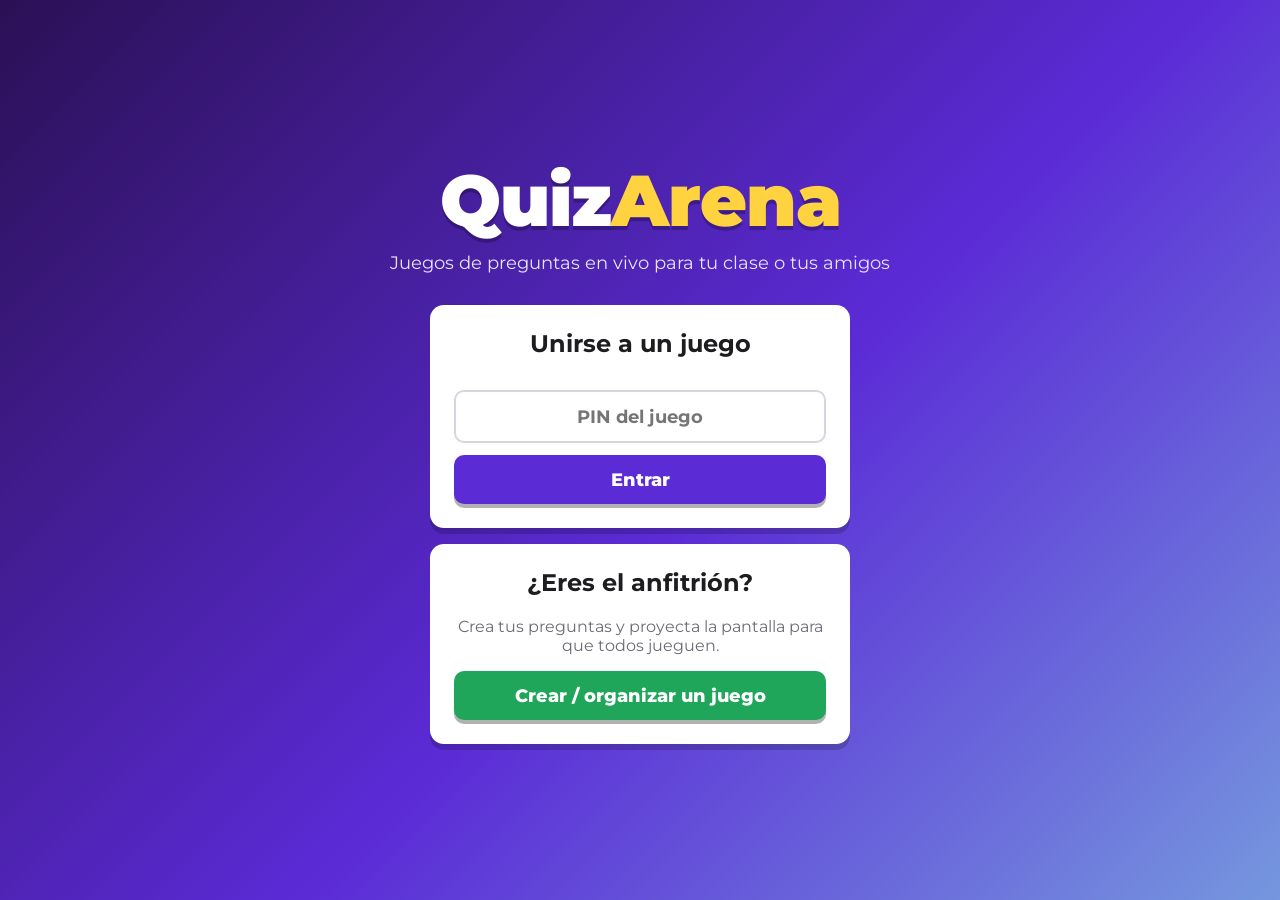
<file: index.html>
<!doctype html>
<html lang="es">
<head>
  <meta charset="utf-8">
  <meta name="viewport" content="width=device-width, initial-scale=1">
  <title>QuizArena</title>
  <link rel="preconnect" href="https://fonts.googleapis.com">
  <link href="https://fonts.googleapis.com/css2?family=Montserrat:wght@500;700;800;900&display=swap" rel="stylesheet">
  <link rel="stylesheet" href="css/style.css">
</head>
<body>
  <main class="center">
    <h1 class="logo">Quiz<span>Arena</span></h1>
    <p class="tagline">Juegos de preguntas en vivo para tu clase o tus amigos</p>

    <form class="card stack" id="joinForm" autocomplete="off">
      <h2>Unirse a un juego</h2>
      <input id="pin" inputmode="numeric" maxlength="6" placeholder="PIN del juego" style="text-align:center" required>
      <button class="btn primary block" type="submit">Entrar</button>
    </form>

    <div class="card stack">
      <h2>¿Eres el anfitrión?</h2>
      <p class="muted">Crea tus preguntas y proyecta la pantalla para que todos jueguen.</p>
      <a class="btn ok block" href="host.html">Crear / organizar un juego</a>
    </div>
  </main>

  <script>
    document.getElementById('joinForm').addEventListener('submit', function (e) {
      e.preventDefault();
      var pin = document.getElementById('pin').value.replace(/\D/g, '');
      if (pin) location.href = 'play.html?pin=' + pin;
    });
  </script>
</body>
</html>
</file>
<file: css/style.css>
:root {
  --bg: #2b1055;
  --bg2: #7597de;
  --card: #ffffff;
  --text: #1d1d1f;
  --muted: #6b6b76;
  --primary: #5b2bd6;
  --primary-dark: #3f1a9e;
  --ok: #1fa65a;
  --bad: #e0354b;
  --opt0: #e8463c;
  --opt1: #1f6fd1;
  --opt2: #e3a008;
  --opt3: #1b9e6b;
  --radius: 14px;
  --shadow: 0 6px 0 rgba(0, 0, 0, .18);
}

* { box-sizing: border-box; }

html, body { margin: 0; min-height: 100%; }

body {
  font-family: "Montserrat", system-ui, -apple-system, "Segoe UI", Roboto, sans-serif;
  color: var(--text);
  background: linear-gradient(135deg, var(--bg) 0%, #5b2bd6 55%, var(--bg2) 100%) fixed;
  min-height: 100vh;
}

.hidden { display: none !important; }

.wrap { max-width: 1100px; margin: 0 auto; padding: 24px 16px; }
.center { display: flex; flex-direction: column; align-items: center; justify-content: center; min-height: 100vh; text-align: center; padding: 24px 16px; }

.logo { font-size: clamp(2.4rem, 7vw, 4.5rem); font-weight: 900; color: #fff; letter-spacing: -1px; margin: 0 0 8px; text-shadow: 0 4px 0 rgba(0,0,0,.25); }
.logo span { color: #ffd23f; }
.tagline { color: #e9e3ff; margin: 0 0 32px; font-size: 1.1rem; }

.card { background: var(--card); border-radius: var(--radius); padding: 24px; box-shadow: var(--shadow); width: 100%; max-width: 420px; }
.card + .card { margin-top: 16px; }
.card h2 { margin-top: 0; }

input[type=text], input[type=number], input:not([type]), select, textarea {
  width: 100%; padding: 14px; font-size: 1.1rem; font-family: inherit; font-weight: 700;
  border: 2px solid #d6d6de; border-radius: 10px; outline: none; text-align: inherit;
}
input:focus, select:focus, textarea:focus { border-color: var(--primary); }

.btn {
  display: inline-block; border: 0; cursor: pointer; font-family: inherit; font-weight: 800; font-size: 1.1rem;
  padding: 14px 22px; border-radius: 10px; color: #fff; background: #333; box-shadow: 0 4px 0 rgba(0,0,0,.3);
  text-decoration: none; transition: transform .05s;
}
.btn:active { transform: translateY(3px); box-shadow: 0 1px 0 rgba(0,0,0,.3); }
.btn:disabled { opacity: .5; cursor: not-allowed; }
.btn.primary { background: var(--primary); }
.btn.light { background: #fff; color: var(--primary-dark); }
.btn.danger { background: var(--bad); }
.btn.ok { background: var(--ok); }
.btn.small { font-size: .9rem; padding: 8px 12px; }
.btn.block { display: block; width: 100%; }

.stack > * + * { margin-top: 12px; }
.row { display: flex; gap: 10px; flex-wrap: wrap; align-items: center; }
.row.end { justify-content: flex-end; }
.spacer { flex: 1; }
.muted { color: var(--muted); }
.error { color: var(--bad); font-weight: 700; min-height: 1.2em; }

/* ---------- Editor ---------- */
.topbar { display: flex; gap: 10px; align-items: center; flex-wrap: wrap; margin-bottom: 16px; }
.topbar .logo { font-size: 2rem; margin: 0; }
.editor-title { font-size: 1.4rem !important; }
.q-card { background: #fff; border-radius: var(--radius); padding: 18px; box-shadow: var(--shadow); margin-bottom: 16px; }
.q-head { display: flex; gap: 10px; align-items: center; margin-bottom: 12px; }
.q-num { background: var(--primary); color: #fff; font-weight: 900; border-radius: 8px; padding: 6px 10px; }
.q-head select { width: auto; font-size: .95rem; padding: 8px; }
.opts-edit { display: grid; grid-template-columns: 1fr 1fr; gap: 10px; margin-top: 10px; }
.opt-edit { display: flex; align-items: center; gap: 8px; border-radius: 10px; padding: 6px 8px; color: #fff; }
.opt-edit input[type=text] { border: 0; font-size: 1rem; padding: 10px; }
.opt-edit input[type=radio] { width: 22px; height: 22px; accent-color: #fff; flex: none; cursor: pointer; }
.opt-edit .letter { font-weight: 900; width: 20px; text-align: center; }
.hint { color: #e9e3ff; font-size: .9rem; }

/* ---------- Colores de opciones ---------- */
.o0 { background: var(--opt0); }
.o1 { background: var(--opt1); }
.o2 { background: var(--opt2); }
.o3 { background: var(--opt3); }

/* ---------- Lobby ---------- */
.pin-box { background: #fff; border-radius: var(--radius); padding: 18px 28px; box-shadow: var(--shadow); display: inline-flex; gap: 28px; align-items: center; flex-wrap: wrap; justify-content: center; }
.pin-label { color: var(--muted); font-weight: 700; }
.pin { font-size: clamp(2.6rem, 8vw, 4.5rem); font-weight: 900; letter-spacing: 4px; color: var(--text); }
.join-url { font-weight: 700; word-break: break-all; color: var(--primary-dark); }
#qrcode img, #qrcode canvas { width: 150px; height: 150px; }
.players { display: flex; flex-wrap: wrap; gap: 10px; justify-content: center; margin: 24px 0; max-width: 900px; }
.player-chip { background: #fff; padding: 10px 16px; border-radius: 999px; font-weight: 800; box-shadow: 0 3px 0 rgba(0,0,0,.2); animation: pop .25s ease-out; }
.count { color: #fff; font-weight: 800; font-size: 1.2rem; }
@keyframes pop { from { transform: scale(.4); opacity: 0; } to { transform: scale(1); opacity: 1; } }

/* ---------- Pregunta (anfitrión) ---------- */
.game { display: flex; flex-direction: column; min-height: 100vh; padding: 16px; gap: 16px; }
.q-text { background: #fff; border-radius: var(--radius); padding: 22px; text-align: center; font-size: clamp(1.4rem, 3.5vw, 2.4rem); font-weight: 800; box-shadow: var(--shadow); }
.q-meta { display: flex; justify-content: space-between; align-items: center; color: #fff; font-weight: 800; gap: 10px; }
.timer { width: 90px; height: 90px; border-radius: 50%; background: #fff; color: var(--primary-dark); display: flex; align-items: center; justify-content: center; font-size: 2.2rem; font-weight: 900; box-shadow: var(--shadow); }
.answered { background: rgba(255,255,255,.2); padding: 10px 16px; border-radius: 12px; text-align: center; }
.answered b { display: block; font-size: 2rem; }
.opts-show { display: grid; grid-template-columns: 1fr 1fr; gap: 12px; flex: 1; }
.opt-show { color: #fff; border-radius: var(--radius); padding: 20px; font-size: clamp(1.1rem, 2.5vw, 1.7rem); font-weight: 800; display: flex; align-items: center; gap: 14px; box-shadow: var(--shadow); transition: opacity .3s; position: relative; }
.opt-show .letter { background: rgba(0,0,0,.2); border-radius: 8px; padding: 4px 12px; }
.opt-show.dim { opacity: .3; }
.opt-show.correct::after { content: "✔"; position: absolute; right: 18px; font-size: 2rem; }
.opt-show .votes { margin-left: auto; background: rgba(0,0,0,.25); border-radius: 8px; padding: 4px 10px; font-size: 1.1rem; }
.opt-show.correct .votes { margin-right: 44px; }
.progress { height: 8px; background: rgba(255,255,255,.25); border-radius: 99px; overflow: hidden; }
.progress > div { height: 100%; background: #ffd23f; transition: width .2s linear; }

/* ---------- Tabla de posiciones ---------- */
.board { width: 100%; max-width: 640px; }
.board-row { display: flex; align-items: center; background: #fff; border-radius: 12px; padding: 14px 18px; margin-bottom: 10px; font-weight: 800; font-size: 1.2rem; box-shadow: 0 3px 0 rgba(0,0,0,.2); animation: pop .3s ease-out both; }
.board-row .pos { width: 40px; color: var(--muted); }
.board-row .name { flex: 1; text-align: left; overflow: hidden; text-overflow: ellipsis; white-space: nowrap; }
.board-row .delta { color: var(--ok); font-size: .95rem; margin-right: 14px; }
.title-white { color: #fff; font-size: clamp(1.8rem, 5vw, 3rem); font-weight: 900; margin: 0 0 20px; text-shadow: 0 3px 0 rgba(0,0,0,.25); }

/* ---------- Podio ---------- */
.podium { display: flex; align-items: flex-end; justify-content: center; gap: 12px; margin: 30px 0; }
.podium .place { width: clamp(90px, 22vw, 180px); text-align: center; color: #fff; font-weight: 900; }
.podium .place .pname { font-size: 1.2rem; margin-bottom: 8px; word-break: break-word; }
.podium .block { border-radius: 12px 12px 0 0; display: flex; flex-direction: column; justify-content: flex-start; padding-top: 12px; font-size: 2.4rem; box-shadow: var(--shadow); }
.podium .p1 .block { height: 220px; background: #ffd23f; color: #6b4e00; }
.podium .p2 .block { height: 160px; background: #d7dbe3; color: #4a4f5a; }
.podium .p3 .block { height: 120px; background: #e39a5d; color: #5e3410; }
.podium .block small { font-size: 1rem; }

/* ---------- Jugador ---------- */
.player-bar { display: flex; justify-content: space-between; padding: 12px 16px; background: rgba(0,0,0,.2); color: #fff; font-weight: 800; }
.player-main { min-height: calc(100vh - 48px); display: flex; flex-direction: column; }
.answer-grid { display: grid; grid-template-columns: 1fr 1fr; gap: 12px; padding: 12px; flex: 1; }
.answer-btn { border: 0; border-radius: var(--radius); color: #fff; font-family: inherit; font-weight: 800; font-size: 1.15rem; padding: 16px; cursor: pointer; box-shadow: var(--shadow); display: flex; flex-direction: column; align-items: center; justify-content: center; gap: 8px; min-height: 120px; }
.answer-btn .letter { font-size: 2.4rem; font-weight: 900; }
.answer-btn:active { transform: translateY(3px); }
.big-msg { color: #fff; font-size: clamp(1.6rem, 6vw, 2.6rem); font-weight: 900; margin: 0 0 10px; }
.sub-msg { color: #e9e3ff; font-size: 1.15rem; font-weight: 700; }
.result-screen { min-height: calc(100vh - 48px); display: flex; flex-direction: column; align-items: center; justify-content: center; text-align: center; padding: 24px; }
.result-screen.good { background: var(--ok); }
.result-screen.bad { background: var(--bad); }
.result-icon { font-size: 5rem; color: #fff; }
.points-pill { background: rgba(0,0,0,.25); color: #fff; padding: 10px 22px; border-radius: 999px; font-weight: 900; font-size: 1.4rem; margin-top: 16px; }
.spinner { width: 54px; height: 54px; border: 6px solid rgba(255,255,255,.3); border-top-color: #fff; border-radius: 50%; animation: spin 1s linear infinite; margin: 20px auto; }
@keyframes spin { to { transform: rotate(360deg); } }

@media (max-width: 600px) {
  .opts-edit, .opts-show { grid-template-columns: 1fr; }
  .opt-show { padding: 14px; }
  .timer { width: 64px; height: 64px; font-size: 1.6rem; }
}
</file>
